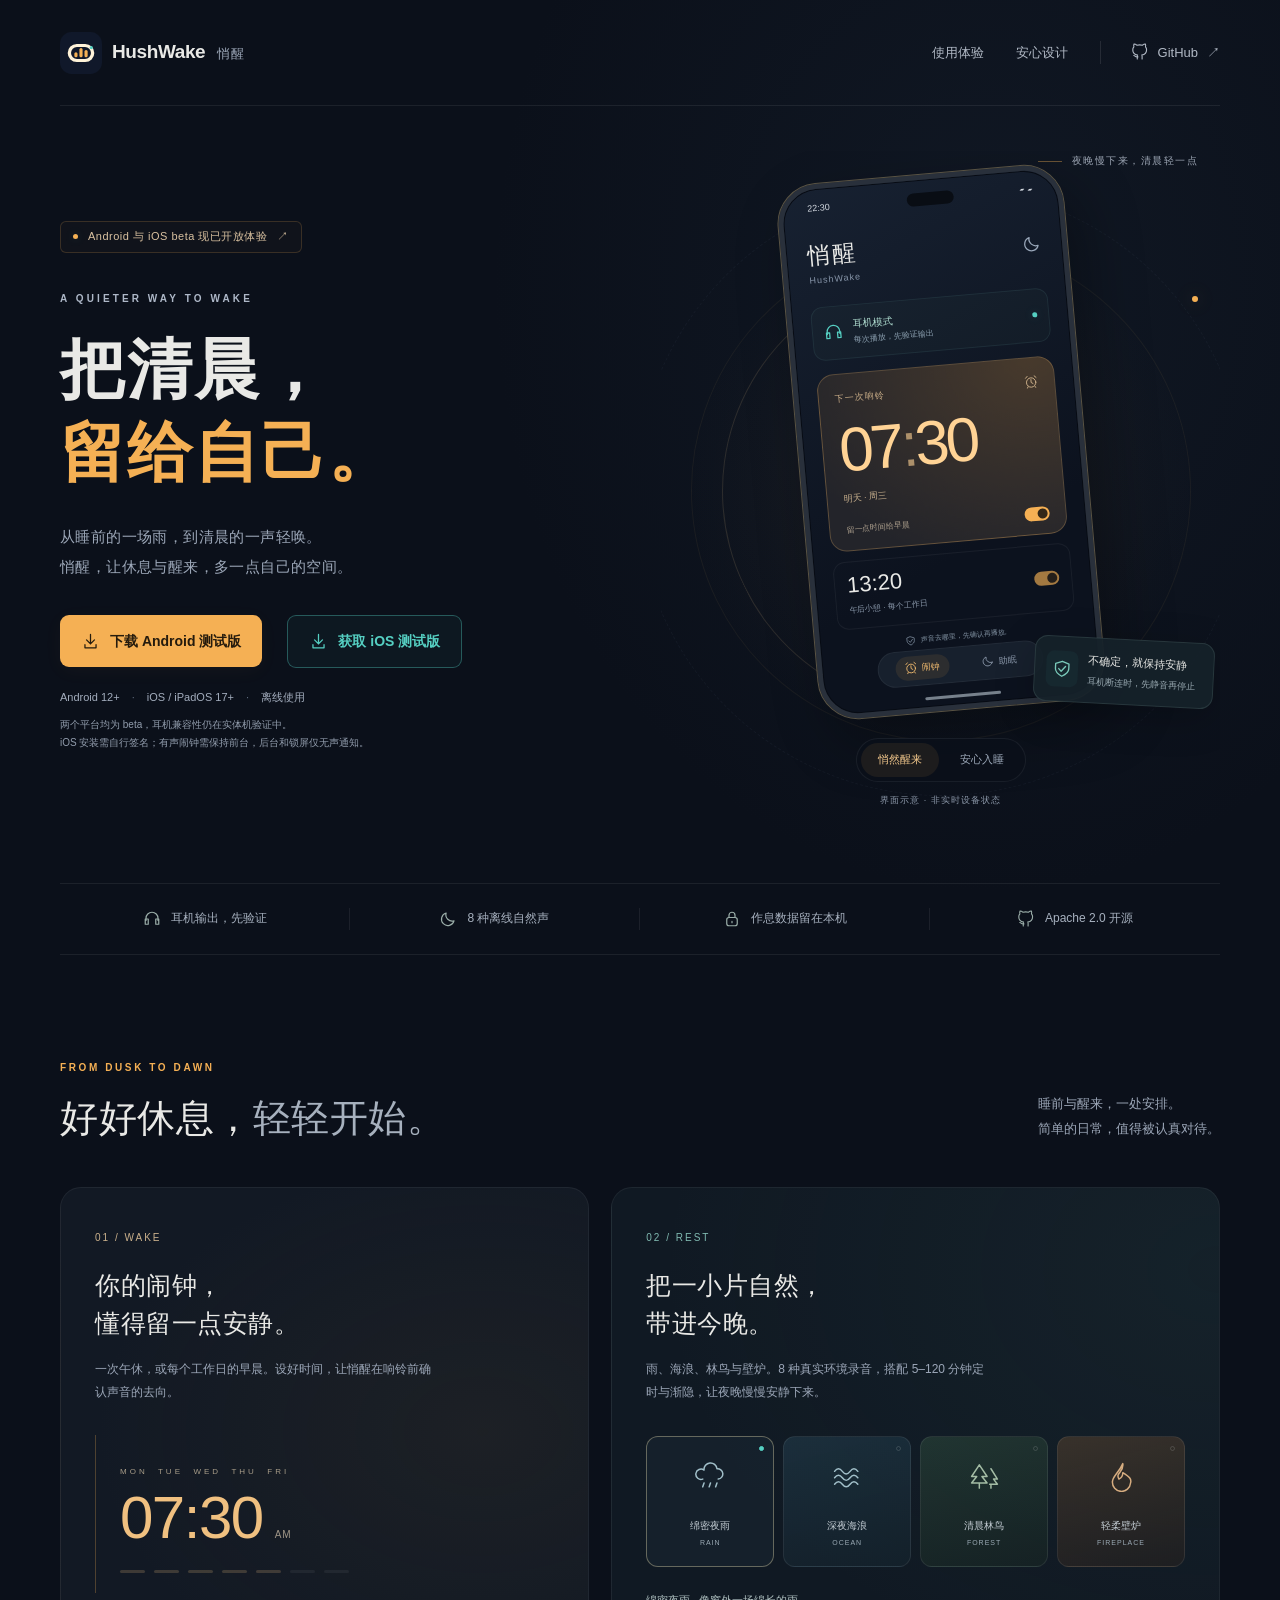
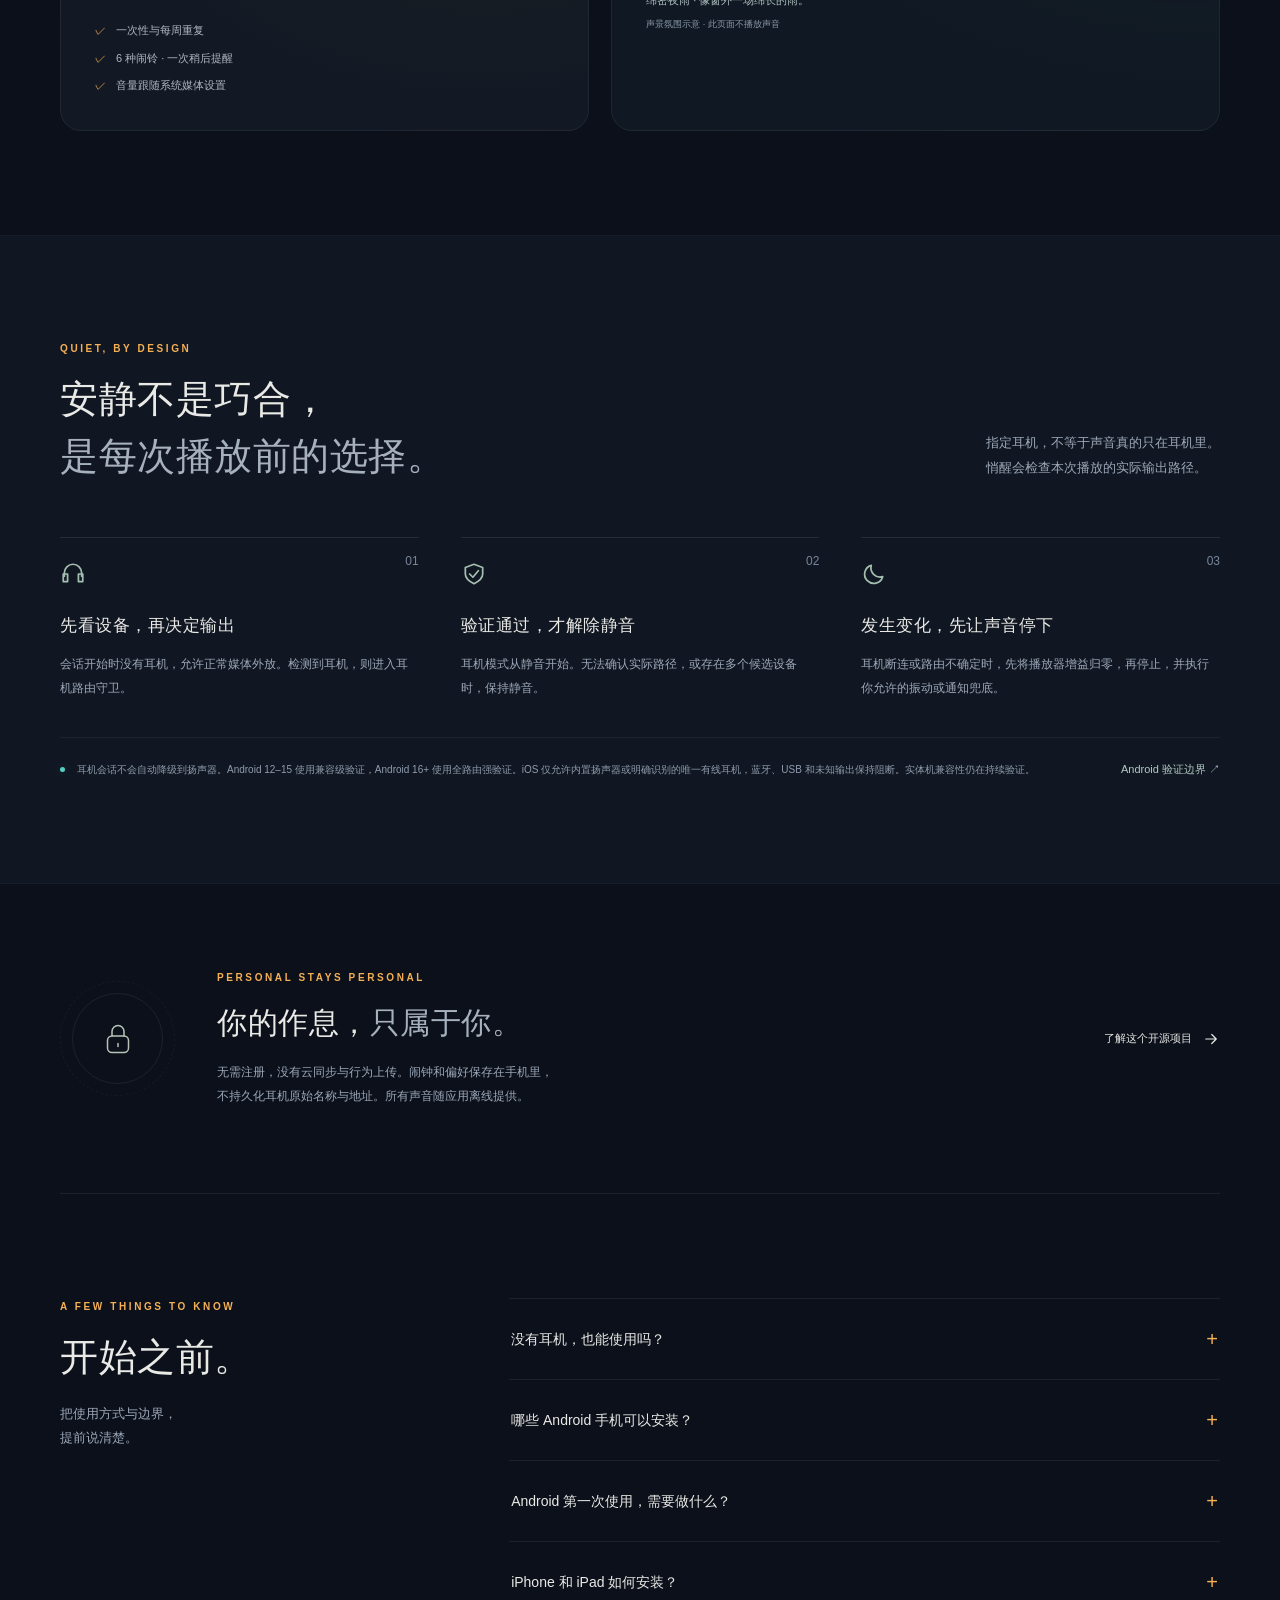
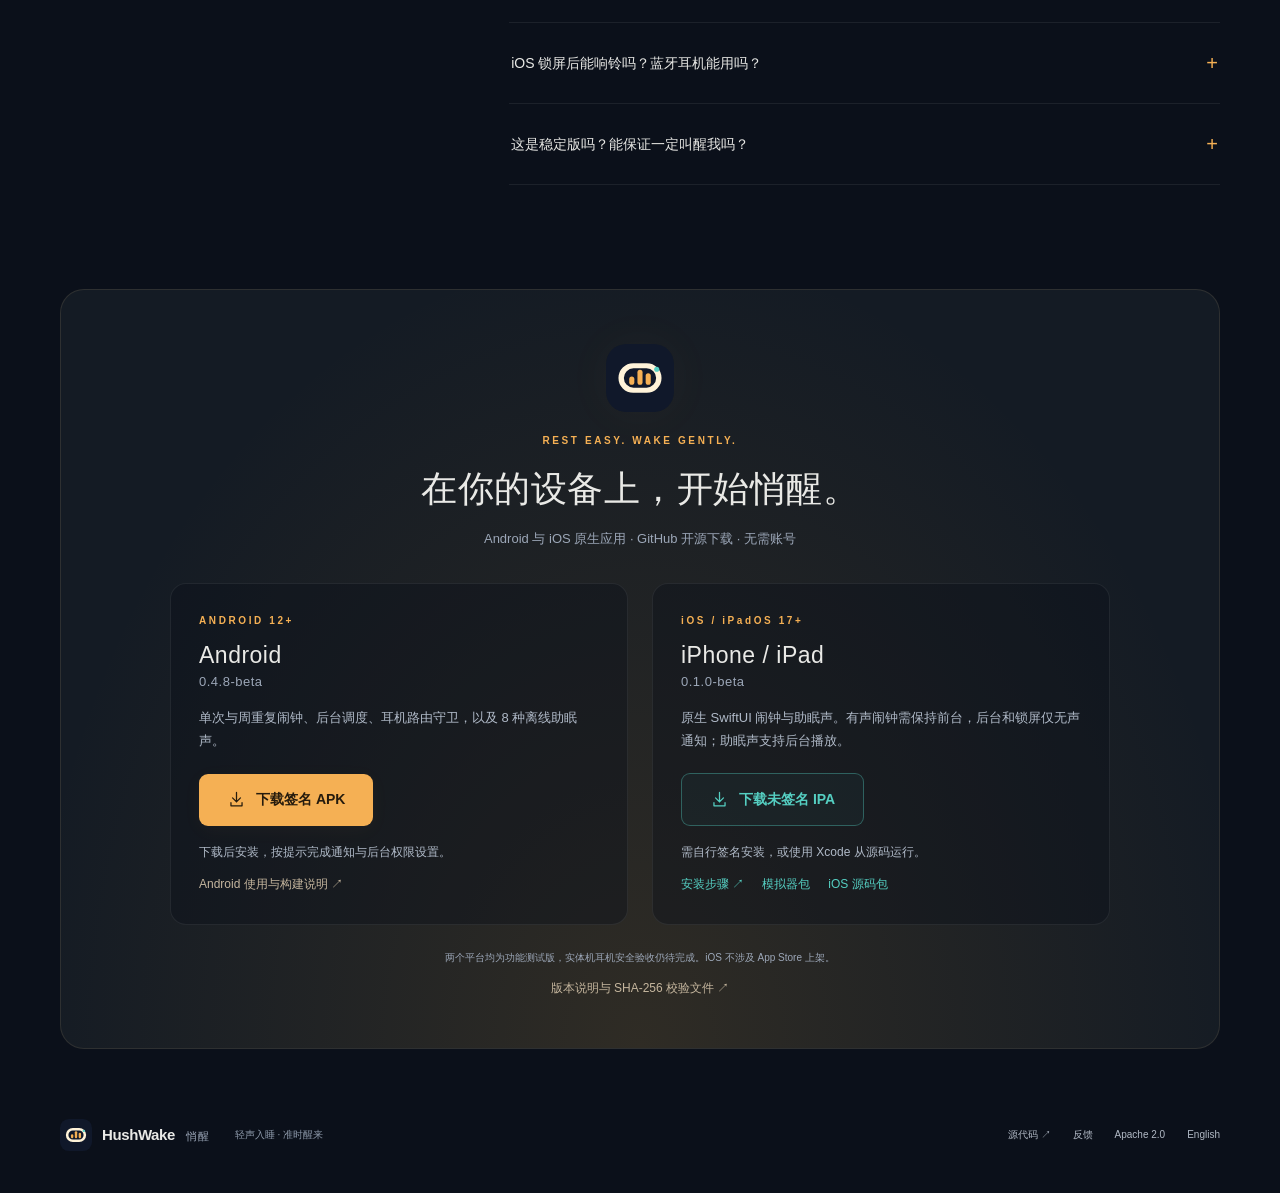
<file: site/index.html>
<!doctype html>
<html lang="zh-CN">
<head>
  <meta charset="utf-8">
  <meta name="viewport" content="width=device-width, initial-scale=1">
  <meta name="theme-color" content="#0b101a">
  <meta name="description" content="HushWake 悄醒，安全优先的 Android 与 iOS 闹钟及助眠声应用。GitHub 提供 APK、未签名 IPA 和源码下载。iOS 有声闹钟需保持前台，助眠声支持后台播放。">
  <meta property="og:type" content="website">
  <meta property="og:locale" content="zh_CN">
  <meta property="og:title" content="HushWake 悄醒 · 把清晨，留给自己。">
  <meta property="og:description" content="从睡前的一场雨，到清晨的一声轻唤。Android 与 iOS 原生开源应用，现已提供 beta 下载。iOS 需自行签名，有声闹钟需保持前台。">
  <meta property="og:url" content="https://chenzhiyong1994.github.io/hush-wake/">
  <link rel="canonical" href="https://chenzhiyong1994.github.io/hush-wake/">
  <link rel="icon" href="assets/mark.svg" type="image/svg+xml">
  <link rel="stylesheet" href="styles.css">
  <script src="app.js" defer></script>
  <title>HushWake 悄醒 · 把清晨，留给自己。</title>
</head>
<body>
  <a class="skip-link" href="#main">跳转到主要内容</a>
  <svg class="symbol-library" xmlns="http://www.w3.org/2000/svg" aria-hidden="true">
    <symbol id="icon-arrow" viewBox="0 0 24 24"><path d="M5 12h14m-6-6 6 6-6 6"/></symbol>
    <symbol id="icon-download" viewBox="0 0 24 24"><path d="M12 3v12m-5-5 5 5 5-5M5 16v4h14v-4"/></symbol>
    <symbol id="icon-headphones" viewBox="0 0 24 24"><path d="M4 14v-3a8 8 0 0 1 16 0v3M4 12H3v7h4v-7zm16 0h1v7h-4v-7z"/></symbol>
    <symbol id="icon-shield" viewBox="0 0 24 24"><path d="m12 3 8 3v6c0 4-4 7-8 9-4-2-8-5-8-9V6zM8 12l3 3 5-6"/></symbol>
    <symbol id="icon-moon" viewBox="0 0 24 24"><path d="M20 14.5A8.5 8.5 0 0 1 9.5 4 8.5 8.5 0 1 0 20 14.5Z"/></symbol>
    <symbol id="icon-alarm" viewBox="0 0 24 24"><circle cx="12" cy="13" r="8"/><path d="M12 8v5l3 2M3 5l3-3m12 0 3 3M6 20l-1 2m13-2 1 2"/></symbol>
    <symbol id="icon-rain" viewBox="0 0 24 24"><path d="M6 14a4 4 0 1 1 1-7 5 5 0 0 1 10-1 4 4 0 1 1 1 8M7 17l-1 3m6-3-1 3m6-3-1 3"/></symbol>
    <symbol id="icon-ocean" viewBox="0 0 24 24"><path d="M2 8q3-4 6 0t6 0 6 0M2 13q3-4 6 0t6 0 6 0M2 18q3-4 6 0t6 0 6 0"/></symbol>
    <symbol id="icon-forest" viewBox="0 0 24 24"><path d="m8 3-6 9h4l-4 5h12l-4-5h4zm0 14v4m9-15 5 8h-3l3 4h-6m1 0v3"/></symbol>
    <symbol id="icon-fire" viewBox="0 0 24 24"><path d="M13 2c1 7-6 7-3 12 2-1 3-3 3-5 5 3 7 5 6 8a7 7 0 0 1-14-1c0-4 5-7 8-14Z"/></symbol>
    <symbol id="icon-lock" viewBox="0 0 24 24"><rect x="5" y="10" width="14" height="11" rx="3"/><path d="M8 10V7a4 4 0 0 1 8 0v3m-4 5v2"/></symbol>
    <symbol id="icon-github" viewBox="0 0 24 24"><path d="M9 19c-4 1-4-2-6-2m12 5v-3.5c0-1 .1-1.7-.5-2.3 3.5-.4 7-1.7 7-7.5a6 6 0 0 0-1.6-4.2 5.5 5.5 0 0 0-.2-4s-1.3-.4-4.3 1.6a15 15 0 0 0-7.8 0C4.6.1 3.3.5 3.3.5a5.5 5.5 0 0 0-.2 4A6 6 0 0 0 1.5 9c0 5.5 3.5 6.8 7 7.2-.6.6-.6 1.5-.5 2.3V22" transform="translate(1 1) scale(.92)"/></symbol>
  </svg>

  <header class="site-header wrap">
    <a class="brand" href="#" aria-label="HushWake 悄醒首页"><img src="assets/mark.svg" width="42" height="42" alt=""><span>HushWake <span class="brand-cn">悄醒</span></span></a>
    <nav aria-label="主导航">
      <a href="#experience">使用体验</a>
      <a href="#safety">安心设计</a>
      <a class="nav-github" href="https://github.com/chenzhiyong1994/hush-wake" aria-label="GitHub 源代码"><svg class="icon" aria-hidden="true"><use href="#icon-github"/></svg><span>GitHub</span><span aria-hidden="true">↗</span></a>
    </nav>
  </header>

  <main id="main">
    <section class="hero wrap" aria-labelledby="hero-title">
      <div class="hero-copy">
        <a class="release-pill" href="#download"><span class="status-dot"></span> Android 与 iOS beta 现已开放体验 <span aria-hidden="true">↗</span></a>
        <p class="eyebrow hero-eyebrow">A QUIETER WAY TO WAKE</p>
        <h1 id="hero-title">把清晨，<br><span>留给自己。</span></h1>
        <p class="hero-description">从睡前的一场雨，到清晨的一声轻唤。<br>悄醒，让休息与醒来，多一点自己的空间。</p>
        <div class="hero-actions">
          <a class="button button-primary" href="https://github.com/chenzhiyong1994/hush-wake/releases/download/v0.4.8-beta/HushWake-0.4.8-beta.apk"><svg class="icon" aria-hidden="true"><use href="#icon-download"/></svg>下载 Android 测试版</a>
          <a class="button button-secondary" href="#ios-download"><svg class="icon" aria-hidden="true"><use href="#icon-download"/></svg>获取 iOS 测试版</a>
        </div>
        <p class="hero-meta">Android 12+ <span>·</span> iOS / iPadOS 17+ <span>·</span> 离线使用</p>
        <p class="beta-note">两个平台均为 beta，耳机兼容性仍在实体机验证中。<br>iOS 安装需自行签名；有声闹钟需保持前台，后台和锁屏仅无声通知。</p>
      </div>

      <div class="hero-visual">
        <div class="orbit orbit-outer" aria-hidden="true"></div><div class="orbit orbit-inner" aria-hidden="true"></div>
        <div class="orbit-dot" aria-hidden="true"></div>
        <p class="visual-note note-top"><span class="note-line"></span> 夜晚慢下来，清晨轻一点</p>
        <div class="phone" aria-label="悄醒应用界面示意">
          <div class="phone-top" aria-hidden="true"><span>22:30</span><span class="camera"></span><span>▰ ▰</span></div>
          <div class="phone-heading"><span class="phone-brand">悄醒<span>HushWake</span></span><svg class="icon" aria-hidden="true"><use href="#icon-moon"/></svg></div>
          <div class="route-chip"><svg class="icon" aria-hidden="true"><use href="#icon-headphones"/></svg><span>耳机模式<small>每次播放，先验证输出</small></span><span class="status-dot"></span></div>
          <div id="alarm-preview" class="preview-panel">
            <div class="alarm-card"><div class="card-kicker"><span>下一次响铃</span><svg class="icon" aria-hidden="true"><use href="#icon-alarm"/></svg></div><div class="alarm-time">07<span>:</span>30</div><p class="alarm-day">明天 · 周三</p><div class="alarm-bottom"><span>留一点时间给早晨</span><span class="mock-switch" aria-hidden="true"></span></div></div>
            <div class="secondary-alarm"><div><strong>13:20</strong><span>午后小憩 · 每个工作日</span></div><span class="mock-switch" aria-hidden="true"></span></div>
            <div class="phone-hint"><svg class="icon" aria-hidden="true"><use href="#icon-shield"/></svg>声音去哪里，先确认再播放。</div>
          </div>
          <div id="sleep-preview" class="preview-panel" hidden>
            <div class="sleep-art" data-sound="rain"><div class="sleep-moon" aria-hidden="true"></div><svg class="sound-glyph" aria-hidden="true"><use href="#icon-rain"/></svg><span>让思绪，慢慢安静。</span></div>
            <div class="sleep-info"><strong id="preview-sound-name">绵密夜雨</strong><span>45 分钟后渐隐结束</span></div>
            <div class="waveform" aria-hidden="true"><i></i><i></i><i></i><i></i><i></i><i></i><i></i><i></i><i></i><i></i><i></i><i></i><i></i><i></i><i></i><i></i><i></i><i></i><i></i><i></i><i></i></div>
          </div>
          <div class="phone-nav" aria-hidden="true"><span id="phone-alarm-nav" class="active"><svg class="icon"><use href="#icon-alarm"/></svg>闹钟</span><span id="phone-sleep-nav"><svg class="icon"><use href="#icon-moon"/></svg>助眠</span></div>
          <div class="phone-home" aria-hidden="true"></div>
        </div>
        <div class="floating-note"><span class="shield-badge"><svg class="icon" aria-hidden="true"><use href="#icon-shield"/></svg></span><span>不确定，就保持安静<small>耳机断连时，先静音再停止</small></span></div>
        <div class="preview-controls" role="group" aria-label="切换应用界面示意" hidden><button type="button" data-preview="alarm" aria-pressed="true">悄然醒来</button><button type="button" data-preview="sleep" aria-pressed="false">安心入睡</button></div>
        <p class="preview-caption">界面示意 · 非实时设备状态</p>
      </div>
    </section>

    <div class="principles wrap" aria-label="产品特点"><p><svg class="icon" aria-hidden="true"><use href="#icon-headphones"/></svg>耳机输出，先验证</p><p><svg class="icon" aria-hidden="true"><use href="#icon-moon"/></svg>8 种离线自然声</p><p><svg class="icon" aria-hidden="true"><use href="#icon-lock"/></svg>作息数据留在本机</p><p><svg class="icon" aria-hidden="true"><use href="#icon-github"/></svg>Apache 2.0 开源</p></div>

    <section id="experience" class="experience wrap section" aria-labelledby="experience-title">
      <div class="section-heading"><div><p class="eyebrow">FROM DUSK TO DAWN</p><h2 id="experience-title">好好休息，<span>轻轻开始。</span></h2></div><p>睡前与醒来，一处安排。<br>简单的日常，值得被认真对待。</p></div>
      <div class="feature-grid">
        <article class="wake-feature"><span class="feature-number">01 / WAKE</span><h3>你的闹钟，<br>懂得留一点安静。</h3><p>一次午休，或每个工作日的早晨。设好时间，让悄醒在响铃前确认声音的去向。</p><div class="schedule-visual" aria-hidden="true"><span>MON&nbsp; TUE&nbsp; WED&nbsp; THU&nbsp; FRI</span><strong>07:30<span>AM</span></strong><div class="schedule-line"><span></span><span></span><span></span><span></span><span></span><span></span><span></span></div></div><ul class="feature-list"><li>一次性与每周重复</li><li>6 种闹铃 · 一次稍后提醒</li><li>音量跟随系统媒体设置</li></ul></article>
        <article class="sleep-feature"><div class="sleep-feature-copy"><span class="feature-number">02 / REST</span><h3>把一小片自然，<br>带进今晚。</h3><p>雨、海浪、林鸟与壁炉。8 种真实环境录音，搭配 5–120 分钟定时与渐隐，让夜晚慢慢安静下来。</p></div><div class="sound-grid" role="group" aria-label="声景氛围示意"><button class="sound-tile rain" type="button" data-sound="rain" aria-pressed="true" disabled><svg class="sound-glyph" aria-hidden="true"><use href="#icon-rain"/></svg><span>绵密夜雨<small>RAIN</small></span><span class="sound-selector" aria-hidden="true"></span></button><button class="sound-tile ocean" type="button" data-sound="ocean" aria-pressed="false" disabled><svg class="sound-glyph" aria-hidden="true"><use href="#icon-ocean"/></svg><span>深夜海浪<small>OCEAN</small></span><span class="sound-selector" aria-hidden="true"></span></button><button class="sound-tile forest" type="button" data-sound="forest" aria-pressed="false" disabled><svg class="sound-glyph" aria-hidden="true"><use href="#icon-forest"/></svg><span>清晨林鸟<small>FOREST</small></span><span class="sound-selector" aria-hidden="true"></span></button><button class="sound-tile fire" type="button" data-sound="fire" aria-pressed="false" disabled><svg class="sound-glyph" aria-hidden="true"><use href="#icon-fire"/></svg><span>轻柔壁炉<small>FIREPLACE</small></span><span class="sound-selector" aria-hidden="true"></span></button></div><p id="sound-description" class="sound-description" aria-live="polite">绵密夜雨 · 像窗外一场绵长的雨。</p><p class="sound-disclaimer">声景氛围示意 · 此页面不播放声音</p></article>
      </div>
    </section>

    <section id="safety" class="safety section" aria-labelledby="safety-title"><div class="wrap">
      <div class="section-heading"><div><p class="eyebrow">QUIET, BY DESIGN</p><h2 id="safety-title">安静不是巧合，<br><span>是每次播放前的选择。</span></h2></div><p>指定耳机，不等于声音真的只在耳机里。<br>悄醒会检查本次播放的实际输出路径。</p></div>
      <div class="safety-grid"><article><span class="step-number">01</span><svg class="icon" aria-hidden="true"><use href="#icon-headphones"/></svg><h3>先看设备，再决定输出</h3><p>会话开始时没有耳机，允许正常媒体外放。检测到耳机，则进入耳机路由守卫。</p></article><article><span class="step-number">02</span><svg class="icon" aria-hidden="true"><use href="#icon-shield"/></svg><h3>验证通过，才解除静音</h3><p>耳机模式从静音开始。无法确认实际路径，或存在多个候选设备时，保持静音。</p></article><article><span class="step-number">03</span><svg class="icon" aria-hidden="true"><use href="#icon-moon"/></svg><h3>发生变化，先让声音停下</h3><p>耳机断连或路由不确定时，先将播放器增益归零，再停止，并执行你允许的振动或通知兜底。</p></article></div>
      <div class="safety-footnote"><span class="status-dot"></span><p>耳机会话不会自动降级到扬声器。Android 12–15 使用兼容级验证，Android 16+ 使用全路由强验证。iOS 仅允许内置扬声器或明确识别的唯一有线耳机，蓝牙、USB 和未知输出保持阻断。实体机兼容性仍在持续验证。</p><a href="https://github.com/chenzhiyong1994/hush-wake/blob/main/docs/device-test-guide.md">Android 验证边界 <span aria-hidden="true">↗</span></a></div>
    </div></section>

    <section class="privacy wrap" aria-labelledby="privacy-title"><div class="privacy-symbol" aria-hidden="true"><svg class="icon"><use href="#icon-lock"/></svg><span></span><span></span></div><div><p class="eyebrow">PERSONAL STAYS PERSONAL</p><h2 id="privacy-title">你的作息，<span>只属于你。</span></h2><p>无需注册，没有云同步与行为上传。闹钟和偏好保存在手机里，<br class="desktop-break">不持久化耳机原始名称与地址。所有声音随应用离线提供。</p></div><a class="text-link" href="https://github.com/chenzhiyong1994/hush-wake/blob/main/README.zh-CN.md">了解这个开源项目 <svg class="icon" aria-hidden="true"><use href="#icon-arrow"/></svg></a></section>

    <section class="faq wrap section" aria-labelledby="faq-title"><div><p class="eyebrow">A FEW THINGS TO KNOW</p><h2 id="faq-title">开始之前。</h2><p>把使用方式与边界，<br>提前说清楚。</p></div><div class="faq-list"><details><summary>没有耳机，也能使用吗？<span aria-hidden="true">+</span></summary><p>可以。闹钟或助眠会话开始时，如果没有耳机，应用允许系统媒体外放；检测到耳机后，必须先通过耳机路由守卫。耳机会话发生断连时会先静音再停止，不会自动切换为扬声器继续播放。</p></details><details><summary>哪些 Android 手机可以安装？<span aria-hidden="true">+</span></summary><p>最低需要 Android 12（API 31）。Android 12–15 在本次单路由信息匹配唯一耳机后允许兼容有声；Android 16 及以上可以检查全部实际路由。不同手机和耳机的行为仍需实体机验证，系统版本符合要求并不代表设备组合已经通过验收。</p></details><details><summary>Android 第一次使用，需要做什么？<span aria-hidden="true">+</span></summary><p>安装签名 APK 后，按应用内提示检查精确闹钟、通知、全屏响铃与后台运行相关设置，并确认系统媒体音量。建议先安排一次短时间测试闹钟，检查你的手机和耳机组合。耳机播放会自动检查本次输出，无需额外的人工验证页。</p></details><details><summary>iPhone 和 iPad 如何安装？<span aria-hidden="true">+</span></summary><p>需要 iOS / iPadOS 17 或以上。GitHub 提供的 IPA 未签名，不能直接点开安装；可以用自己的签名身份重新签名，或在 Mac 上用 Xcode 从源码构建到设备。不需要通过 App Store 或 TestFlight。<a href="https://github.com/chenzhiyong1994/hush-wake/blob/main/docs/ios-install.md">查看 iOS 安装步骤 ↗</a></p></details><details><summary>iOS 锁屏后能响铃吗？蓝牙耳机能用吗？<span aria-hidden="true">+</span></summary><p>本版有声闹钟需要应用保持前台；锁屏、后台或应用终止后，只发送已登记的无声系统通知，不能保证叫醒。助眠声支持正常后台播放。iOS 仅允许内置扬声器或系统明确识别的唯一有线耳机；蓝牙、USB、AirPlay、车载与未知输出保持阻断。<a href="https://github.com/chenzhiyong1994/hush-wake/blob/main/docs/ios-implementation.md">查看 iOS 能力与验收边界 ↗</a></p></details><details><summary>这是稳定版吗？能保证一定叫醒我吗？<span aria-hidden="true">+</span></summary><p>Android 0.4.8-beta 与 iOS 0.1.0-beta 均为开源功能测试版，通过 GitHub 分发，尚未发布稳定版；iOS 不涉及 App Store 上架。实体机零扬声器串音验收仍是发布门禁。关机、无电、应用被强制停止等情况下不能保证唤醒；耳机路径不确定时会保持静音。悄醒也不提供失眠治疗或医疗效果承诺。</p></details></div></section>

    <section id="download" class="download-section wrap" aria-labelledby="download-title">
      <div class="download-glow" aria-hidden="true"></div>
      <img src="assets/mark.svg" alt="" width="68" height="68" loading="lazy">
      <p class="eyebrow">REST EASY. WAKE GENTLY.</p>
      <h2 id="download-title">在你的设备上，开始悄醒。</h2>
      <p>Android 与 iOS 原生应用 · GitHub 开源下载 · 无需账号</p>
      <div class="platform-downloads">
        <article class="platform-download" aria-labelledby="android-download-title">
          <p class="eyebrow">ANDROID 12+</p>
          <h3 id="android-download-title">Android <span>0.4.8-beta</span></h3>
          <p>单次与周重复闹钟、后台调度、耳机路由守卫，以及 8 种离线助眠声。</p>
          <a class="button button-primary" href="https://github.com/chenzhiyong1994/hush-wake/releases/download/v0.4.8-beta/HushWake-0.4.8-beta.apk"><svg class="icon" aria-hidden="true"><use href="#icon-download"/></svg>下载签名 APK</a>
          <p class="download-meta">下载后安装，按提示完成通知与后台权限设置。</p>
          <a class="release-link" href="https://github.com/chenzhiyong1994/hush-wake/blob/main/README.zh-CN.md">Android 使用与构建说明 ↗</a>
        </article>
        <article id="ios-download" class="platform-download" aria-labelledby="ios-download-title">
          <p class="eyebrow">iOS / iPadOS 17+</p>
          <h3 id="ios-download-title">iPhone / iPad <span>0.1.0-beta</span></h3>
          <p>原生 SwiftUI 闹钟与助眠声。有声闹钟需保持前台，后台和锁屏仅无声通知；助眠声支持后台播放。</p>
          <a class="button button-secondary" href="https://github.com/chenzhiyong1994/hush-wake/releases/download/v0.4.8-beta/HushWake-iOS-0.1.0-beta-unsigned.ipa"><svg class="icon" aria-hidden="true"><use href="#icon-download"/></svg>下载未签名 IPA</a>
          <p class="download-meta">需自行签名安装，或使用 Xcode 从源码运行。</p>
          <div class="download-links">
            <a href="https://github.com/chenzhiyong1994/hush-wake/blob/main/docs/ios-install.md">安装步骤 ↗</a>
            <a href="https://github.com/chenzhiyong1994/hush-wake/releases/download/v0.4.8-beta/HushWake-iOS-0.1.0-beta-simulator.zip">模拟器包</a>
            <a href="https://github.com/chenzhiyong1994/hush-wake/releases/download/v0.4.8-beta/HushWake-iOS-0.1.0-beta-source.zip">iOS 源码包</a>
          </div>
        </article>
      </div>
      <p class="download-meta">两个平台均为功能测试版，实体机耳机安全验收仍待完成。iOS 不涉及 App Store 上架。</p>
      <a class="release-link" href="https://github.com/chenzhiyong1994/hush-wake/releases/tag/v0.4.8-beta">版本说明与 SHA-256 校验文件 <span aria-hidden="true">↗</span></a>
    </section>
  </main>

  <footer class="site-footer wrap"><a class="brand" href="#"><img src="assets/mark.svg" width="32" height="32" alt=""><span>HushWake <span class="brand-cn">悄醒</span></span></a><p>轻声入睡 · 准时醒来</p><nav aria-label="页脚导航"><a href="https://github.com/chenzhiyong1994/hush-wake">源代码 ↗</a><a href="https://github.com/chenzhiyong1994/hush-wake/issues">反馈</a><a href="https://github.com/chenzhiyong1994/hush-wake/blob/main/LICENSE">Apache 2.0</a><a href="https://github.com/chenzhiyong1994/hush-wake/blob/main/README.md" lang="en">English</a></nav></footer>
</body>
</html>
</file>
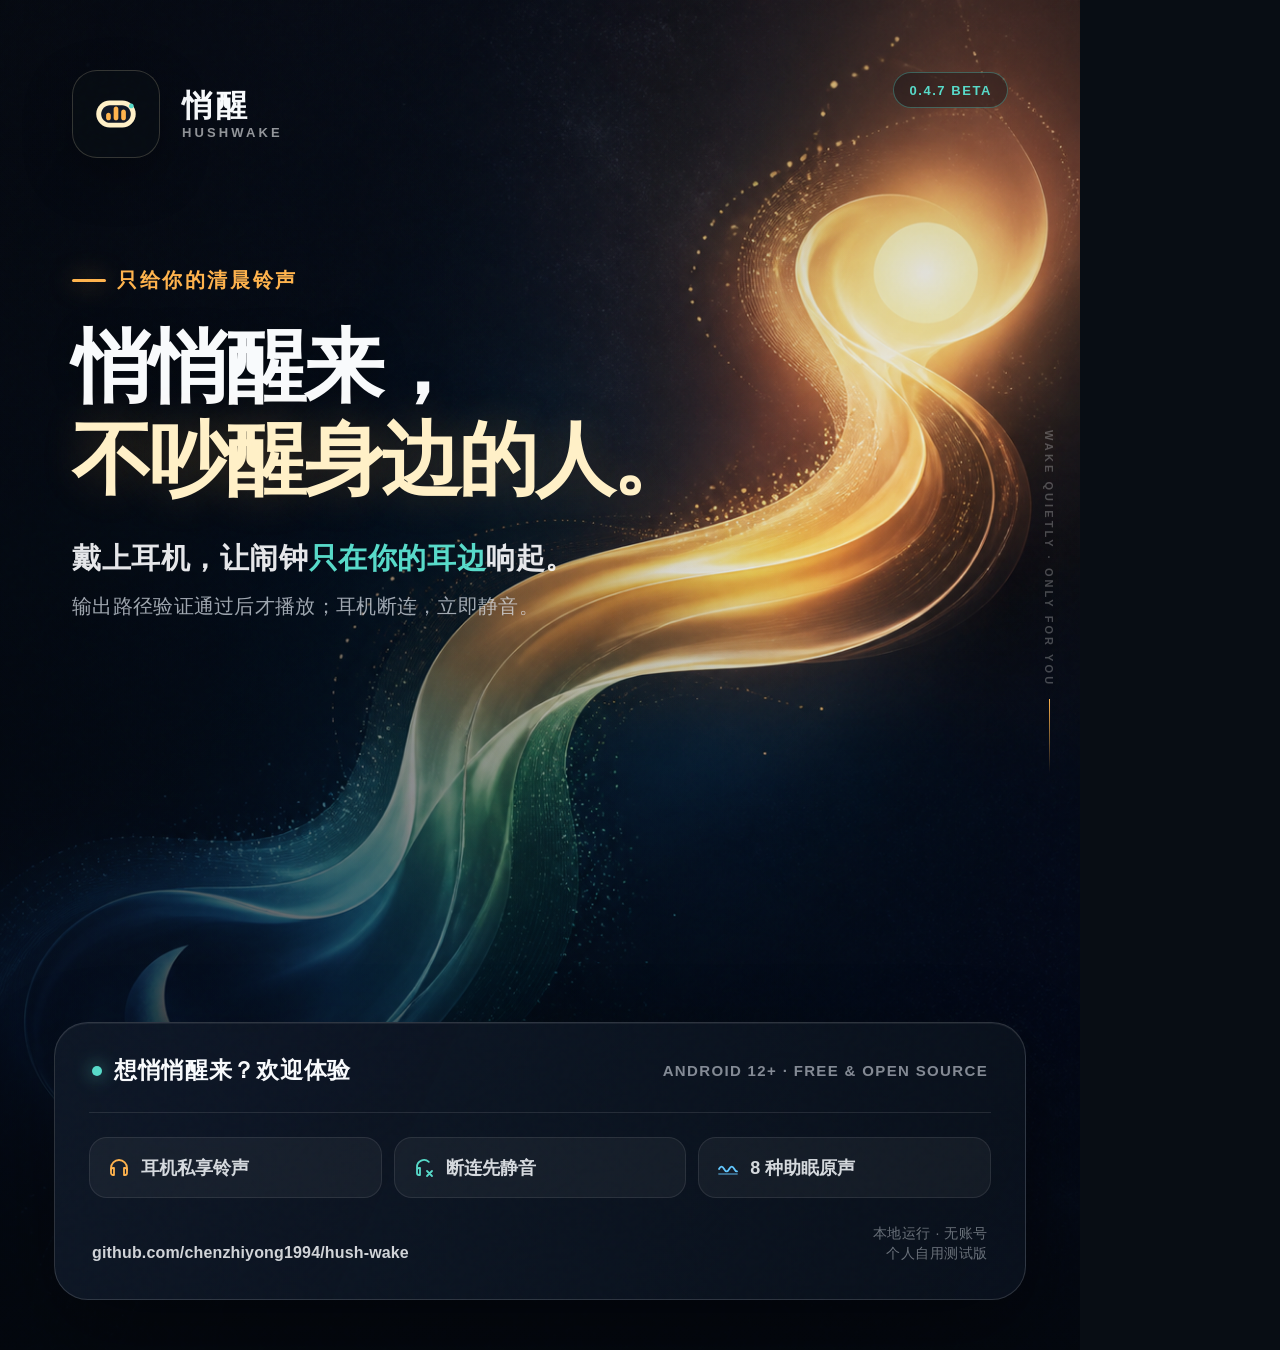
<file: docs/assets/social/hushwake-moments-poster-v1.html>
<!doctype html>
<html lang="zh-CN">
<head>
  <meta charset="utf-8">
  <meta name="viewport" content="width=device-width, initial-scale=1">
  <title>悄醒 · 朋友圈宣传图</title>
  <style>
    :root {
      --ink: #080d14;
      --cream: #fff0c7;
      --amber: #ffb34d;
      --mint: #57dac9;
      --white: #f8fafc;
      --muted: #aeb9c8;
    }

    * { box-sizing: border-box; }

    html,
    body {
      width: 1080px;
      height: 1350px;
      margin: 0;
      overflow: hidden;
      background: var(--ink);
      font-family: "DengXian", "Microsoft YaHei UI", "Microsoft YaHei", sans-serif;
    }

    .poster {
      position: relative;
      isolation: isolate;
      width: 1080px;
      height: 1350px;
      overflow: hidden;
      color: var(--white);
      background: var(--ink) url("./hushwake-moments-keyvisual-v1.png") center / cover no-repeat;
    }

    .poster::before {
      content: "";
      position: absolute;
      inset: 0;
      z-index: -1;
      background:
        linear-gradient(180deg, rgba(4, 8, 14, .18) 0%, rgba(4, 8, 14, .04) 42%, rgba(4, 8, 14, .35) 72%, rgba(4, 8, 14, .94) 100%),
        linear-gradient(90deg, rgba(4, 8, 14, .68) 0%, rgba(4, 8, 14, .20) 51%, rgba(4, 8, 14, 0) 79%);
    }

    .poster::after {
      content: "";
      position: absolute;
      inset: 0;
      z-index: 5;
      pointer-events: none;
      opacity: .13;
      mix-blend-mode: soft-light;
      background-image: url("data:image/svg+xml,%3Csvg viewBox='0 0 180 180' xmlns='http://www.w3.org/2000/svg'%3E%3Cfilter id='n'%3E%3CfeTurbulence type='fractalNoise' baseFrequency='.92' numOctaves='3' stitchTiles='stitch'/%3E%3C/filter%3E%3Crect width='100%25' height='100%25' filter='url(%23n)' opacity='.45'/%3E%3C/svg%3E");
    }

    .topbar {
      position: absolute;
      top: 70px;
      left: 72px;
      right: 72px;
      display: flex;
      align-items: center;
      justify-content: space-between;
    }

    .brand {
      display: flex;
      align-items: center;
      gap: 22px;
    }

    .logo-shell {
      width: 88px;
      height: 88px;
      display: grid;
      place-items: center;
      border: 1px solid rgba(255, 240, 199, .18);
      border-radius: 25px;
      background: rgba(8, 13, 20, .78);
      box-shadow: 0 18px 50px rgba(0, 0, 0, .28);
      backdrop-filter: blur(18px);
    }

    .logo-shell svg { width: 78px; height: 78px; }

    .brand-cn {
      margin-bottom: 5px;
      font-size: 31px;
      line-height: 1;
      font-weight: 700;
      letter-spacing: .1em;
    }

    .brand-en {
      color: rgba(248, 250, 252, .58);
      font-family: Arial, sans-serif;
      font-size: 13px;
      line-height: 1;
      font-weight: 700;
      letter-spacing: .24em;
    }

    .edition {
      align-self: flex-start;
      margin-top: 2px;
      padding: 10px 15px 9px;
      border: 1px solid rgba(87, 218, 201, .34);
      border-radius: 999px;
      color: var(--mint);
      background: rgba(8, 13, 20, .38);
      font-family: Arial, sans-serif;
      font-size: 13px;
      font-weight: 700;
      letter-spacing: .12em;
      backdrop-filter: blur(12px);
    }

    .hero-copy {
      position: absolute;
      top: 267px;
      left: 72px;
      width: 840px;
    }

    .eyebrow {
      display: inline-flex;
      align-items: center;
      gap: 11px;
      margin-bottom: 27px;
      color: var(--amber);
      font-size: 20px;
      font-weight: 700;
      letter-spacing: .13em;
    }

    .eyebrow::before {
      content: "";
      width: 34px;
      height: 3px;
      border-radius: 99px;
      background: var(--amber);
      box-shadow: 0 0 24px rgba(255, 179, 77, .6);
    }

    h1 {
      margin: 0;
      font-size: 80px;
      line-height: 1.16;
      font-weight: 700;
      letter-spacing: -.035em;
      text-shadow: 0 4px 26px rgba(0, 0, 0, .32);
    }

    h1 .accent {
      color: var(--cream);
      text-shadow: 0 0 44px rgba(255, 179, 77, .20);
    }

    .subhead {
      margin-top: 29px;
      color: rgba(248, 250, 252, .92);
      font-size: 29px;
      line-height: 1.55;
      font-weight: 600;
      letter-spacing: .02em;
    }

    .subhead strong {
      color: var(--mint);
      font-weight: 700;
    }

    .route-note {
      margin-top: 9px;
      color: rgba(228, 235, 243, .69);
      font-size: 20px;
      line-height: 1.6;
      letter-spacing: .015em;
    }

    .bottom-card {
      position: absolute;
      left: 54px;
      right: 54px;
      bottom: 50px;
      min-height: 278px;
      padding: 32px 34px 27px;
      border: 1px solid rgba(255, 255, 255, .14);
      border-radius: 34px;
      background:
        linear-gradient(115deg, rgba(14, 24, 39, .91), rgba(10, 17, 29, .82)),
        rgba(9, 15, 25, .82);
      box-shadow: 0 30px 80px rgba(0, 0, 0, .38), inset 0 1px 0 rgba(255, 255, 255, .06);
      backdrop-filter: blur(28px) saturate(125%);
    }

    .card-top {
      display: flex;
      align-items: center;
      justify-content: space-between;
      padding: 0 3px 26px;
      border-bottom: 1px solid rgba(255, 255, 255, .10);
    }

    .invite {
      display: flex;
      align-items: center;
      gap: 12px;
      font-size: 23px;
      font-weight: 700;
      letter-spacing: .03em;
    }

    .invite-dot {
      width: 10px;
      height: 10px;
      border-radius: 50%;
      background: var(--mint);
      box-shadow: 0 0 18px rgba(87, 218, 201, .8);
    }

    .platform {
      color: rgba(226, 232, 240, .56);
      font-family: Arial, "Microsoft YaHei UI", sans-serif;
      font-size: 15px;
      font-weight: 600;
      letter-spacing: .09em;
    }

    .features {
      display: grid;
      grid-template-columns: repeat(3, 1fr);
      gap: 12px;
      margin-top: 24px;
    }

    .feature {
      min-height: 61px;
      display: flex;
      align-items: center;
      gap: 10px;
      padding: 0 17px;
      border: 1px solid rgba(255, 255, 255, .09);
      border-radius: 18px;
      background: rgba(255, 255, 255, .045);
      color: rgba(245, 248, 252, .86);
      font-size: 18px;
      font-weight: 600;
      white-space: nowrap;
    }

    .feature svg { flex: 0 0 auto; color: var(--amber); }
    .feature:nth-child(2) svg { color: var(--mint); }
    .feature:nth-child(3) svg { color: #63c8ff; }

    .footer {
      display: flex;
      align-items: flex-end;
      justify-content: space-between;
      margin-top: 25px;
      padding: 0 3px;
    }

    .url {
      color: rgba(248, 250, 252, .83);
      font-family: Arial, sans-serif;
      font-size: 16px;
      line-height: 1.35;
      font-weight: 600;
      letter-spacing: .01em;
    }

    .meta {
      color: rgba(226, 232, 240, .44);
      font-size: 14px;
      line-height: 1.45;
      text-align: right;
      letter-spacing: .04em;
    }

    .rail {
      position: absolute;
      right: 25px;
      top: 430px;
      display: flex;
      align-items: center;
      gap: 12px;
      color: rgba(255, 255, 255, .25);
      font-family: Arial, sans-serif;
      font-size: 11px;
      font-weight: 700;
      letter-spacing: .28em;
      writing-mode: vertical-rl;
    }

    .rail::after {
      content: "";
      width: 1px;
      height: 74px;
      background: linear-gradient(var(--amber), transparent);
    }
  </style>
</head>
<body>
  <main class="poster" aria-label="悄醒朋友圈宣传海报">
    <header class="topbar">
      <div class="brand">
        <div class="logo-shell" aria-hidden="true">
          <svg viewBox="0 0 108 108" role="img">
            <g transform="translate(10.8 10.8) scale(.8)">
              <path fill="#FFF0C7" d="M43.2,30.6H64.8C77.7,30.6 88.2,41.1 88.2,54C88.2,66.9 77.7,77.4 64.8,77.4H43.2C30.3,77.4 19.8,66.9 19.8,54C19.8,41.1 30.3,30.6 43.2,30.6Z"/>
              <path fill="#111827" d="M43.65,38.7H64.35C72.8,38.7 79.65,45.55 79.65,54C79.65,62.45 72.8,69.3 64.35,69.3H43.65C35.2,69.3 28.35,62.45 28.35,54C28.35,45.55 35.2,38.7 43.65,38.7Z"/>
              <path fill="#FFB34D" d="M40.95,51.75C43.19,51.75 45,53.56 45,55.8V60.75C45,62.99 43.19,64.8 40.95,64.8C38.71,64.8 36.9,62.99 36.9,60.75V55.8C36.9,53.56 38.71,51.75 40.95,51.75Z M54,40.95C56.24,40.95 58.05,42.76 58.05,45V60.75C58.05,62.99 56.24,64.8 54,64.8C51.76,64.8 49.95,62.99 49.95,60.75V45C49.95,42.76 51.76,40.95 54,40.95Z M67.05,46.35C69.29,46.35 71.1,48.16 71.1,50.4V60.75C71.1,62.99 69.29,64.8 67.05,64.8C64.81,64.8 63,62.99 63,60.75V50.4C63,48.16 64.81,46.35 67.05,46.35Z"/>
              <path fill="#57DAC9" d="M80.55,36C82.79,36 84.6,37.81 84.6,40.05C84.6,42.29 82.79,44.1 80.55,44.1C78.31,44.1 76.5,42.29 76.5,40.05C76.5,37.81 78.31,36 80.55,36Z"/>
            </g>
          </svg>
        </div>
        <div>
          <div class="brand-cn">悄醒</div>
          <div class="brand-en">HUSHWAKE</div>
        </div>
      </div>
      <div class="edition">0.4.7 BETA</div>
    </header>

    <section class="hero-copy">
      <div class="eyebrow">只给你的清晨铃声</div>
      <h1>悄悄醒来，<br><span class="accent">不吵醒身边的人。</span></h1>
      <div class="subhead">戴上耳机，让闹钟<strong>只在你的耳边</strong>响起。</div>
      <div class="route-note">输出路径验证通过后才播放；耳机断连，立即静音。</div>
    </section>

    <div class="rail">WAKE QUIETLY · ONLY FOR YOU</div>

    <section class="bottom-card">
      <div class="card-top">
        <div class="invite"><span class="invite-dot"></span>想悄悄醒来？欢迎体验</div>
        <div class="platform">ANDROID 12+ · FREE &amp; OPEN SOURCE</div>
      </div>

      <div class="features">
        <div class="feature">
          <svg width="24" height="24" viewBox="0 0 24 24" fill="none" aria-hidden="true"><path d="M4 14v-2a8 8 0 0 1 16 0v2" stroke="currentColor" stroke-width="1.8" stroke-linecap="round"/><path d="M4 14a2 2 0 0 1 2-2h1v7H6a2 2 0 0 1-2-2v-3ZM20 14a2 2 0 0 0-2-2h-1v7h1a2 2 0 0 0 2-2v-3Z" stroke="currentColor" stroke-width="1.8" stroke-linejoin="round"/></svg>
          耳机私享铃声
        </div>
        <div class="feature">
          <svg width="24" height="24" viewBox="0 0 24 24" fill="none" aria-hidden="true"><path d="M5 14v-3a7 7 0 0 1 11.8-5.1M5 14v3a2 2 0 0 0 2 2h1v-7H7a2 2 0 0 0-2 2Z" stroke="currentColor" stroke-width="1.8" stroke-linecap="round" stroke-linejoin="round"/><path d="m15 15 5 5m0-5-5 5" stroke="currentColor" stroke-width="1.8" stroke-linecap="round"/></svg>
          断连先静音
        </div>
        <div class="feature">
          <svg width="24" height="24" viewBox="0 0 24 24" fill="none" aria-hidden="true"><path d="M3 13c1.7-3.2 3.4-3.2 5.1 0s3.4 3.2 5.1 0 3.4-3.2 5.1 0c.9 1.7 1.8 2.5 2.7 2.4" stroke="currentColor" stroke-width="1.8" stroke-linecap="round"/><path d="M3 18h18" stroke="currentColor" stroke-width="1.8" stroke-linecap="round" opacity=".45"/></svg>
          8 种助眠原声
        </div>
      </div>

      <footer class="footer">
        <div class="url">github.com/chenzhiyong1994/hush-wake</div>
        <div class="meta">本地运行 · 无账号<br>个人自用测试版</div>
      </footer>
    </section>
  </main>
</body>
</html>
</file>
<file: site/styles.css>
@charset "UTF-8";

:root { color-scheme: dark; --bg: #0b101a; --surface: #111a28; --cream: #fff3d9; --text: #e9e9e6; --muted: #9ca7b8; --amber: #f5b054; --mint: #55cfc2; --line: #ffffff12; --font: "Segoe UI", "PingFang SC", "Microsoft YaHei", sans-serif; }
* { box-sizing: border-box; }
html { scroll-behavior: smooth; scroll-padding-top: 32px; }
body { margin: 0; background: var(--bg); color: var(--text); font-family: var(--font); font-size: 15px; line-height: 1.8; -webkit-font-smoothing: antialiased; }
body::before { content: ""; position: absolute; pointer-events: none; top: 0; right: 0; width: 65%; height: 950px; background: radial-gradient(ellipse at 65% 30%, #24344738, transparent 65%); z-index: -1; }
a { color: inherit; text-decoration: none; }
button { font: inherit; color: inherit; cursor: pointer; }
button:disabled { cursor: default; }
button, a, summary { -webkit-tap-highlight-color: transparent; }
a, button { touch-action: manipulation; }
a:focus-visible, button:focus-visible, summary:focus-visible { outline: 2px solid var(--mint); outline-offset: 6px; border-radius: 6px; }
::selection { background: #f5b05444; color: var(--cream); }
[hidden] { display: none !important; }
h1, h2, h3, p { margin: 0; }
svg.icon, .sound-glyph { width: 22px; height: 22px; fill: none; stroke: currentColor; stroke-width: 1.6; stroke-linecap: round; stroke-linejoin: round; flex: none; }
.symbol-library { position: absolute; width: 0; height: 0; overflow: hidden; }
.wrap { width: min(1160px, calc(100% - 96px)); margin-inline: auto; }
.skip-link { position: absolute; top: -80px; left: 24px; z-index: 10; background: var(--amber); color: var(--bg); padding: 10px 18px; }
.skip-link:focus { top: 12px; }
.site-header { min-height: 106px; display: flex; align-items: center; justify-content: space-between; gap: 24px; border-bottom: 1px solid var(--line); }
.brand { display: inline-flex; align-items: center; gap: 10px; white-space: nowrap; font-size: 19px; font-weight: 650; letter-spacing: -.4px; }
.brand img { display: block; }
.brand-cn { font-size: 13px; color: var(--muted); font-weight: 400; margin-left: 7px; letter-spacing: 1px; }
nav { display: flex; align-items: center; gap: 32px; font-size: 13px; }
nav a { color: #b1b9c5; transition: color .2s; }
nav a:hover, .text-link:hover, .release-link:hover { color: var(--amber); }
.nav-github { display: flex; gap: 9px; align-items: center; padding-left: 30px; border-left: 1px solid #ffffff1a; }
.nav-github .icon { width: 18px; height: 18px; }
.hero { display: grid; grid-template-columns: 1.04fr 1fr; min-height: 750px; align-items: center; gap: 20px; padding-block: 45px 52px; }
.hero-copy { padding-bottom: 10px; position: relative; z-index: 1; }
.release-pill { display: inline-flex; align-items: center; gap: 10px; padding: 5px 12px; border: 1px solid #f5b0542e; border-radius: 6px; background: #f5b05406; font-size: 11px; color: #d9c1a0; letter-spacing: .5px; }
.release-pill:hover { background: #f5b05415; }
.status-dot { display: inline-block; flex: none; width: 5px; height: 5px; border-radius: 50%; background: var(--mint); box-shadow: 0 0 10px #55cfc230; }
.release-pill .status-dot { background: var(--amber); }
.eyebrow { font-size: 10px; color: var(--amber); font-weight: 600; letter-spacing: 2.6px; }
.hero-eyebrow { margin-top: 37px; margin-bottom: 20px; color: #aeb8c8; letter-spacing: 3.1px; }
h1 { font-size: clamp(48px, 5.05vw, 68px); font-weight: 600; line-height: 1.29; letter-spacing: 2px; }
h1 span { color: var(--amber); }
.hero-description { margin-top: 27px; color: var(--muted); font-size: 15px; line-height: 2; letter-spacing: .4px; }
.hero-actions { display: flex; align-items: center; flex-wrap: wrap; gap: 25px; margin-top: 33px; }
.button { display: inline-flex; align-items: center; justify-content: center; gap: 10px; padding: 13px 21px; border-radius: 9px; min-height: 52px; font-size: 14px; font-weight: 600; transition: transform .2s, background .2s; }
.button-primary { color: #251b0d; background: var(--amber); box-shadow: 0 4px 20px #f5b0540a; }
.button-primary:hover { background: #ffca7f; transform: translateY(-2px); }
.button-secondary { color: var(--mint); background: #55cfc20b; border: 1px solid #55cfc25c; }
.button-secondary:hover { background: #55cfc21c; transform: translateY(-2px); }
.button .icon { width: 19px; height: 19px; }
.text-link { display: inline-flex; align-items: center; gap: 10px; font-size: 13px; transition: color .2s; }
.text-link .icon { width: 18px; height: 18px; }
.hero-meta { color: #a3adbd; margin-top: 20px; font-size: 11px; }
.hero-meta span { padding-inline: 9px; color: #5e697b; }
.beta-note { margin-top: 8px; color: #929dad; font-size: 10px; }
.hero-visual { height: 680px; position: relative; display: flex; align-items: center; flex-direction: column; justify-content: center; isolation: isolate; overflow: clip; }
.hero-visual::before { content: ""; position: absolute; width: 520px; max-width: 110%; height: 520px; border-radius: 50%; z-index: -1; background: radial-gradient(ellipse, #e9a55013, #e9a55004 50%, transparent 70%); }
.orbit { position: absolute; width: 500px; height: 500px; max-width: 106%; border: 1px solid #d4ac6612; border-radius: 50%; transform: rotate(-26deg); z-index: -1; }
.orbit-outer { width: 610px; height: 610px; max-width: 120%; border-style: dashed; border-color: #a1b5d10d; }
.orbit-inner::before { content: ""; position: absolute; inset: 30px; border: 1px solid #e3be8824; border-radius: 50%; border-right-color: transparent; border-bottom-color: transparent; }
.orbit-dot { position: absolute; top: 145px; right: 4%; width: 6px; height: 6px; background: var(--amber); box-shadow: 0 0 20px #f5b05455; border-radius: 50%; }
.visual-note { position: absolute; top: 1px; right: 22px; color: #9ca5b3; font-size: 10px; letter-spacing: 1.5px; display: flex; align-items: center; gap: 10px; }
.note-line { width: 24px; height: 1px; background: #f5b05465; }
.phone { width: 286px; height: 536px; flex: none; background: linear-gradient(155deg, #172131, #0c121e 68%); padding: 0 19px; border: 5px solid #29303b; border-radius: 40px; outline: 1px solid #595344; box-shadow: 14px 24px 60px #0005, inset 0 0 0 1px #070b13; position: relative; transform: rotate(-5deg); }
.phone-top { height: 38px; display: flex; justify-content: space-between; align-items: center; font-size: 9px; color: #d4d9e0; padding-inline: 6px; }
.camera { width: 47px; height: 13px; background: #090d14; border-radius: 10px; margin-left: 10px; }
.phone-heading { display: flex; justify-content: space-between; align-items: center; margin: 12px 2px 20px; }
.phone-brand { font-size: 23px; line-height: 1.4; letter-spacing: 2px; font-weight: 550; }
.phone-brand span { display: block; letter-spacing: 1px; font-size: 9px; color: #8795a9; font-weight: 400; margin-top: 3px; }
.phone-heading > .icon { width: 19px; height: 19px; color: #99a7b9; }
.route-chip { display: flex; align-items: center; gap: 10px; padding: 10px 11px; background: #8ccabd07; border: 1px solid #6eb9aa1c; border-radius: 12px; font-size: 10px; color: #b2e0d3; margin-bottom: 14px; }
.route-chip .icon { width: 19px; height: 19px; color: var(--mint); }
.route-chip small { display: block; font-size: 8px; color: #8a9eae; }
.route-chip > .status-dot { margin-left: auto; }
.preview-panel { height: 254px; }
.alarm-card { padding: 16px 16px 13px; border-radius: 17px; background: radial-gradient(ellipse at 90% 0, #c082343b, transparent 85%), #23242a; border: 1px solid #d8a76649; }
.card-kicker { display: flex; align-items: center; justify-content: space-between; color: #cdb08a; font-size: 9px; letter-spacing: 1px; }
.card-kicker .icon { width: 14px; height: 14px; }
.alarm-time { font-size: 62px; font-weight: 350; line-height: 1.25; color: #ffd395; letter-spacing: -3.5px; margin-top: 5px; font-variant-numeric: tabular-nums; }
.alarm-time > span { opacity: .6; }
.alarm-day { color: #c9b18e; font-size: 9px; margin-top: 1px; }
.alarm-bottom { display: flex; align-items: center; justify-content: space-between; gap: 8px; font-size: 8px; color: #ab9e8c; margin-top: 17px; }
.mock-switch { width: 25px; height: 14px; border-radius: 10px; background: #f5b054; flex: none; display: block; position: relative; }
.mock-switch::after { content: ""; width: 10px; height: 10px; border-radius: 50%; background: #332718; position: absolute; top: 2px; right: 2px; }
.secondary-alarm { display: flex; align-items: center; justify-content: space-between; padding: 10px 12px; margin-top: 10px; border: 1px solid #ffffff0e; border-radius: 12px; }
.secondary-alarm strong { font-weight: 400; font-size: 22px; line-height: 1.2; }
.secondary-alarm div > span { display: block; font-size: 8px; color: #8b99ab; margin-top: 3px; }
.secondary-alarm .mock-switch { opacity: .65; }
.phone-hint { display: flex; align-items: center; justify-content: center; gap: 5px; font-size: 7px; color: #7f8f9f; margin-top: 10px; }
.phone-hint .icon { width: 11px; height: 11px; }
.phone-nav { position: absolute; bottom: 22px; left: 55px; right: 55px; border: 1px solid #ffffff0d; background: #1e2837a6; border-radius: 28px; display: flex; justify-content: space-around; padding: 5px; font-size: 9px; }
.phone-nav > span { display: inline-flex; align-items: center; gap: 5px; padding: 4px 9px; color: #8c99ab; border-radius: 20px; }
.phone-nav .icon { width: 13px; height: 13px; }
.phone-nav .active { background: #a0773a27; color: #f4bd70; }
.phone-home { position: absolute; bottom: 7px; height: 3px; width: 76px; left: calc(50% - 38px); background: #77818c; border-radius: 3px; }
.floating-note { position: absolute; right: 6px; bottom: 126px; background: #16222aef; padding: 13px 17px 13px 11px; border: 1px solid #a0cabb23; border-radius: 13px; display: flex; gap: 10px; align-items: center; font-size: 11px; box-shadow: 0 10px 40px #0003; transform: rotate(3deg); }
.floating-note small { display: block; font-size: 9px; color: #9aaab2; margin-top: 2px; }
.shield-badge { display: grid; place-items: center; width: 32px; height: 36px; color: #79c9b9; background: #55cfc20b; border-radius: 8px; }
.shield-badge .icon { width: 20px; height: 20px; }
.preview-controls { display: flex; gap: 4px; padding: 4px; border: 1px solid #ffffff10; background: #0a101ae8; border-radius: 24px; margin-top: 28px; position: relative; }
.preview-controls button { background: transparent; border: 0; border-radius: 20px; padding: 7px 17px; font-size: 11px; min-height: 34px; color: #9da9b9; }
.preview-controls button[aria-pressed="true"] { color: #f3c88c; background: #f5b05414; }
.preview-controls button:hover { color: var(--cream); }
.preview-caption { color: #8b97a8; font-size: 9px; margin-top: 10px; letter-spacing: 1px; }
.sleep-art { height: 146px; border-radius: 15px; position: relative; overflow: hidden; display: flex; flex-direction: column; align-items: center; justify-content: center; background: radial-gradient(ellipse at 40% 0, #4e7d8d55, transparent), #16242b; transition: background .3s; }
.sleep-art[data-sound="ocean"] { background: radial-gradient(ellipse at 40% 0, #4e89a155, transparent), #152831; }
.sleep-art[data-sound="forest"] { background: radial-gradient(ellipse at 40% 0, #648e6755, transparent), #1a2c28; }
.sleep-art[data-sound="fire"] { background: radial-gradient(ellipse at 40% 0, #c8894c55, transparent), #342421; }
.sleep-moon { position: absolute; top: -35px; right: -5px; width: 140px; height: 140px; border: 1px solid #ffffff12; border-radius: 50%; }
.sleep-moon::after { content: ""; position: absolute; inset: 17px; border: 1px solid #ffffff10; border-radius: 50%; }
.sleep-art .sound-glyph { width: 45px; height: 45px; color: #bccecf; stroke-width: 1; }
.sleep-art > span { margin-top: 14px; font-size: 9px; letter-spacing: 1px; color: #b5c1c3; }
.sleep-info { text-align: center; margin-top: 11px; }
.sleep-info strong { font-size: 13px; font-weight: 500; }
.sleep-info > span { display: block; font-size: 9px; color: #8e9eb0; margin-top: 3px; }
.waveform { display: flex; justify-content: center; gap: 4px; height: 25px; align-items: center; margin-top: 10px; }
.waveform i { width: 2px; border-radius: 2px; background: var(--amber); height: 8px; }
.waveform i:nth-child(3n) { height: 20px; }.waveform i:nth-child(4n) { height: 13px; }.waveform i:nth-child(5n) { height: 24px; }
.principles { display: grid; grid-template-columns: repeat(4, 1fr); border-block: 1px solid var(--line); padding-block: 24px; }
.principles p { display: flex; justify-content: center; gap: 10px; align-items: center; font-size: 12px; color: #a7b1bf; border-right: 1px solid var(--line); }
.principles p:last-child { border: 0; }.principles .icon { color: #9baea9; width: 18px; height: 18px; }
.section { padding-block: 104px; }
.section-heading { display: flex; align-items: flex-end; justify-content: space-between; gap: 30px; margin-bottom: 40px; }
h2 { font-size: clamp(29px, 3vw, 38px); line-height: 1.5; font-weight: 500; letter-spacing: .5px; }
h2 span { color: #a7b1be; }
.section-heading .eyebrow, .privacy .eyebrow, .faq .eyebrow { margin-bottom: 13px; }
.section-heading > p { font-size: 13px; color: var(--muted); line-height: 1.95; margin-bottom: 5px; }
.feature-grid { display: grid; grid-template-columns: 1fr 1.15fr; gap: 22px; }
.feature-grid article { border: 1px solid #ffffff0f; border-radius: 21px; padding: 34px; overflow: hidden; }
.feature-number { font-size: 10px; letter-spacing: 2px; color: #cbb18c; }
h3 { font-size: 25px; font-weight: 500; line-height: 1.55; letter-spacing: .5px; }
.feature-grid h3 { margin-top: 17px; }
.feature-grid article p { font-size: 12px; color: var(--muted); max-width: 340px; margin-top: 15px; line-height: 1.95; }
.wake-feature { background: radial-gradient(ellipse at 80% 45%, #66512d20, transparent 65%), #121924; position: relative; }
.schedule-visual { margin-block: 30px 28px; padding: 20px 0 20px 24px; border-left: 1px solid #f5b05444; }
.schedule-visual > span { font-size: 8px; letter-spacing: 3px; color: #a79c88; }
.schedule-visual > strong { display: block; color: #f0c080; font-size: 60px; font-weight: 350; line-height: 1.2; letter-spacing: -1.5px; }
.schedule-visual strong > span { font-size: 10px; margin-left: 12px; letter-spacing: 1px; color: #9e9586; }
.schedule-line { display: flex; gap: 9px; margin-top: 16px; }
.schedule-line > span { height: 3px; width: 25px; border-radius: 3px; background: #a489624d; }.schedule-line > span:nth-last-child(-n+2) { background: #ffffff0e; }
.feature-list { list-style: none; padding: 0; margin: 0; color: #aeb7c2; font-size: 11px; display: flex; flex-direction: column; gap: 8px; }.feature-list li::before { content: "✓"; color: var(--amber); margin-right: 10px; }
.sleep-feature { background: radial-gradient(ellipse at 100% 15%, #3f69631b, transparent 65%), #101923; }
.sleep-feature .feature-number { color: #80bab1; }
.sound-grid { display: grid; grid-template-columns: repeat(4, 1fr); gap: 9px; margin-top: 31px; }
.sound-tile { border: 1px solid #ffffff14; border-radius: 12px; padding: 24px 6px 17px; min-width: 0; background: #24394440; display: flex; align-items: center; flex-direction: column; position: relative; transition: transform .2s, border-color .2s; }
.sound-tile .sound-glyph { width: 31px; height: 31px; stroke-width: 1.15; color: #a1bfc9; margin-bottom: 25px; }
.sound-tile > span { font-size: 10px; color: #c4cdd4; white-space: nowrap; }.sound-tile small { display: block; font-size: 7px; color: #9baab5; letter-spacing: 1px; margin-top: 2px; }
.sound-tile.ocean { background: linear-gradient(165deg, #27465777, #16263080); }.sound-tile.forest { background: linear-gradient(165deg, #304d3d80, #19282380); }.sound-tile.fire { background: linear-gradient(165deg, #59432f88, #30241d66); }
.sound-tile.forest .sound-glyph { color: #a4bda5; }.sound-tile.fire .sound-glyph { color: #d7ad80; }
.sound-tile[aria-pressed="true"] { border-color: #c1bb9677; }.sound-tile:hover:not(:disabled) { transform: translateY(-3px); border-color: #b3d1c899; }
.sound-selector { display: block; position: absolute; top: 9px; right: 9px; border: 1px solid #ffffff22; width: 5px; height: 5px; border-radius: 50%; }.sound-tile[aria-pressed="true"] .sound-selector { background: var(--mint); border-color: var(--mint); }
.feature-grid article .sound-description { font-size: 11px; color: #b0c1c1; margin-top: 23px; max-width: none; min-height: 22px; }
.feature-grid article .sound-disclaimer { font-size: 9px; margin-top: 4px; color: #8b98aa; }
.safety { background: #101722; border-block: 1px solid #ffffff07; }
.safety-grid { display: grid; grid-template-columns: repeat(3, 1fr); gap: 42px; margin-top: 52px; }
.safety-grid article { position: relative; padding-top: 23px; border-top: 1px solid #ffffff18; }
.step-number { position: absolute; right: 0; top: 13px; color: #78869b; font-size: 12px; font-weight: 350; }
.safety-grid article > .icon { width: 26px; height: 26px; color: #a4beaf; margin-bottom: 18px; }
.safety-grid h3 { font-size: 17px; margin-bottom: 12px; }
.safety-grid p { font-size: 12px; color: var(--muted); line-height: 2; }
.safety-footnote { display: flex; align-items: center; gap: 12px; padding: 22px 0 0; border-top: 1px solid #ffffff0d; margin-top: 37px; }
.safety-footnote p { font-size: 10px; color: #8f9cad; flex: 1; }.safety-footnote a { font-size: 11px; color: #b1c9c2; margin-left: 25px; white-space: nowrap; }.safety-footnote a:hover { color: var(--mint); }
.privacy { display: flex; gap: 42px; align-items: center; padding-block: 85px; border-bottom: 1px solid var(--line); }
.privacy-symbol { flex: none; width: 115px; height: 115px; position: relative; display: grid; place-items: center; }.privacy-symbol .icon { width: 36px; height: 36px; color: #b8c3b8; stroke-width: 1; }.privacy-symbol span { position: absolute; inset: 12px; border-radius: 50%; border: 1px solid #b0c4b21a; }.privacy-symbol span:last-child { inset: 0; border-style: dashed; border-color: #b0c4b20f; }
.privacy h2 { font-size: 30px; }.privacy p:not(.eyebrow) { color: var(--muted); font-size: 12px; margin-top: 15px; line-height: 2; }.privacy .text-link { margin-left: auto; white-space: nowrap; font-size: 11px; }
.faq { display: grid; grid-template-columns: .8fr 1.5fr; gap: 70px; }.faq > div > p:not(.eyebrow) { color: var(--muted); font-size: 13px; margin-top: 16px; }
.faq-list { border-top: 1px solid var(--line); }.faq details { border-bottom: 1px solid var(--line); }.faq summary { list-style: none; cursor: pointer; display: flex; justify-content: space-between; gap: 20px; align-items: center; font-size: 14px; padding: 22px 2px; }.faq summary::-webkit-details-marker { display: none; }.faq summary > span { color: var(--amber); font-size: 20px; font-weight: 300; transition: transform .2s; }.faq details[open] summary > span { transform: rotate(45deg); }.faq details > p { font-size: 12px; color: var(--muted); line-height: 2; padding: 0 28px 24px 2px; }.faq summary:hover { color: var(--amber); }
.download-section { position: relative; text-align: center; overflow: hidden; border-radius: 24px; padding: 54px 24px 48px; border: 1px solid #cfb08024; background: #141b24; isolation: isolate; }.download-glow { position: absolute; inset: 0; z-index: -1; background: radial-gradient(ellipse at 50% 100%, #b57f292b, transparent 75%); }.download-section img { display: block; margin: 0 auto 20px; border-radius: 20px; box-shadow: 0 0 50px #f5b0540b; }.download-section h2 { margin-top: 12px; font-size: 36px; }.download-section > p:not(.eyebrow) { color: var(--muted); margin-top: 11px; font-size: 13px; }.download-section .button { margin-top: 26px; padding-inline: 28px; }.download-section > p.download-meta { font-size: 10px; margin-top: 17px; }.release-link { font-size: 10px; color: #c5b69e; display: inline-block; margin-top: 11px; }
.site-footer { display: flex; align-items: center; flex-wrap: wrap; gap: 25px; padding-block: 42px; margin-top: 28px; }.site-footer .brand { font-size: 15px; }.site-footer .brand-cn { font-size: 11px; }.site-footer > p { font-size: 10px; color: #8d99aa; }.site-footer nav { margin-left: auto; font-size: 10px; gap: 22px; }

.platform-downloads { display: grid; grid-template-columns: repeat(2, minmax(0, 1fr)); gap: 24px; max-width: 940px; margin: 32px auto 24px; text-align: left; }
.platform-download { display: flex; flex-direction: column; align-items: flex-start; padding: 28px; border: 1px solid var(--line); border-radius: 16px; background: #0b101a66; }
.platform-download h3 { font-size: 23px; margin: 8px 0 14px; line-height: 1.5; }
.platform-download h3 span { display: block; font-size: 13px; font-weight: 400; color: var(--muted); }
.platform-download > p:not(.eyebrow) { font-size: 13px; color: #b0bac8; margin: 0 0 20px; }
.platform-download .button { margin-top: auto; }
.platform-download > p.download-meta { font-size: 12px; margin: 16px 0 0; }
.download-links { display: flex; flex-wrap: wrap; gap: 10px 18px; margin-top: 11px; font-size: 12px; color: var(--mint); }
.download-links a:hover, .faq details a { text-decoration: underline; text-underline-offset: 4px; }
.platform-download .release-link, .download-section > .release-link { font-size: 12px; }
@media (max-width: 760px) {
  .platform-downloads { grid-template-columns: 1fr; gap: 16px; }
  .platform-download { padding: 24px 20px; }
  .platform-download h3 { font-size: 22px; }
}
@media (max-width: 1100px) {
  .wrap { width: calc(100% - 64px); }.hero { gap: 0; }.hero-actions { gap: 20px; }.hero-actions .text-link { font-size: 12px; }.hero-actions .button { font-size: 12px; padding-inline: 16px; }.floating-note { right: 6px; font-size: 10px; }.visual-note { right: 10px; font-size: 9px; }.feature-grid article { padding: 28px; }.sound-grid { grid-template-columns: repeat(2, 1fr); }.sound-tile { flex-direction: row; padding: 18px 12px; gap: 12px; }.sound-tile .sound-glyph { margin: 0; width: 25px; height: 25px; }.sound-tile > span { text-align: left; }.privacy { gap: 24px; }.privacy-symbol { width: 90px; height: 90px; }.privacy .text-link { white-space: normal; max-width: 140px; }.desktop-break { display: none; }
}
@media (max-width: 760px) {
  .wrap { width: calc(100% - 40px); }.site-header { min-height: 83px; gap: 10px; }.brand { font-size: 17px; gap: 7px; }.brand img { width: 34px; height: 34px; }.brand-cn { font-size: 11px; margin-left: 4px; }.site-header nav { gap: 18px; font-size: 11px; }.nav-github { padding-left: 0; border: 0; gap: 5px; }.nav-github > span { display: none; }.nav-github .icon { width: 20px; height: 20px; }
  .hero { grid-template-columns: 1fr; padding-block: 45px 32px; min-height: 0; gap: 25px; }.hero-copy { text-align: center; }.hero-eyebrow { margin-top: 27px; font-size: 9px; }.hero h1 { font-size: 54px; letter-spacing: 1px; }.hero-description { font-size: 13px; margin-top: 23px; }.hero-actions { justify-content: center; gap: 22px; margin-top: 28px; }.hero-actions .button { font-size: 13px; padding-inline: 18px; }.hero-meta { margin-top: 18px; }.beta-note { font-size: 9px; }.hero-visual { height: 680px; max-width: 450px; width: 100%; margin-inline: auto; }.phone { transform: rotate(-4deg); }.visual-note { display: none; }.floating-note { right: 2px; bottom: 100px; transform: none; }.orbit { max-width: 100%; height: 430px; }.orbit-outer { height: 510px; max-width: 100%; }.orbit-dot { right: 9%; top: 127px; }
  .principles { grid-template-columns: repeat(2, 1fr); padding-block: 0; }.principles p { padding-block: 18px; font-size: 10px; gap: 8px; }.principles p:nth-child(even) { border-right: 0; }.principles p:nth-child(-n+2) { border-bottom: 1px solid var(--line); }.principles .icon { width: 16px; height: 16px; }
  .section { padding-block: 65px; }.section-heading { display: block; margin-bottom: 28px; }.section-heading > p { margin-top: 17px; font-size: 12px; }.section-heading > p br { display: none; }h2 { font-size: 29px; }.eyebrow { font-size: 9px; letter-spacing: 2px; }.feature-grid { grid-template-columns: 1fr; gap: 16px; }.feature-grid article { padding: 27px; }.feature-grid h3 { font-size: 24px; }.feature-grid article p { max-width: 100%; }.wake-feature .schedule-visual { margin-block: 26px; }.sound-grid { grid-template-columns: repeat(2, 1fr); margin-top: 24px; gap: 10px; }.sound-tile { padding: 22px 16px; gap: 15px; }.sound-tile .sound-glyph { width: 30px; height: 30px; }.sound-tile > span { font-size: 11px; }
  .safety-grid { grid-template-columns: 1fr; gap: 27px; margin-top: 36px; }.safety-grid article { padding-left: 45px; padding-top: 20px; }.safety-grid article > .icon { position: absolute; top: 24px; left: 0; width: 24px; height: 24px; }.safety-grid h3 { font-size: 16px; padding-right: 27px; margin-bottom: 10px; }.step-number { top: 19px; font-size: 10px; }.safety-footnote { flex-wrap: wrap; align-items: flex-start; padding-top: 20px; gap: 10px; }.safety-footnote .status-dot { margin-top: 7px; }.safety-footnote p { flex-basis: calc(100% - 20px); font-size: 10px; }.safety-footnote a { margin-left: 15px; }
  .privacy { padding-block: 60px; gap: 20px; flex-wrap: wrap; }.privacy-symbol { display: none; }.privacy h2 { font-size: 27px; }.privacy .text-link { margin-left: 0; max-width: none; }.faq { grid-template-columns: 1fr; gap: 28px; }.faq > div > p:not(.eyebrow) { font-size: 12px; }.faq > div > p br { display: none; }.faq summary { font-size: 12px; padding-block: 20px; }.faq details > p { font-size: 12px; padding-right: 6px; }.download-section { padding: 42px 18px; border-radius: 20px; }.download-section h2 { font-size: 28px; }.download-section > p:not(.eyebrow) { font-size: 11px; }.download-section > p.download-meta { font-size: 9px; }.site-footer { justify-content: center; text-align: center; gap: 14px; padding-block: 26px; }.site-footer nav { width: 100%; justify-content: center; margin: 0; gap: 23px; }.site-footer > p { font-size: 9px; }
}
@media (max-width: 380px) {
  .wrap { width: calc(100% - 32px); }.brand-cn { display: none; }.site-header nav { gap: 14px; }.hero h1 { font-size: 48px; }.hero-actions { gap: 17px; }.hero-actions .button { font-size: 12px; padding-inline: 12px; }.hero-actions .text-link { font-size: 11px; }.phone { width: 270px; }.floating-note { right: -2px; padding: 10px; font-size: 9px; }.floating-note small { font-size: 8px; }.feature-grid article { padding: 23px; }.sound-tile { padding-inline: 11px; gap: 10px; }.sound-tile > span { font-size: 10px; }
}
@media (prefers-reduced-motion: reduce) { html { scroll-behavior: auto; } *, *::before, *::after { transition: none !important; } }
</file>
